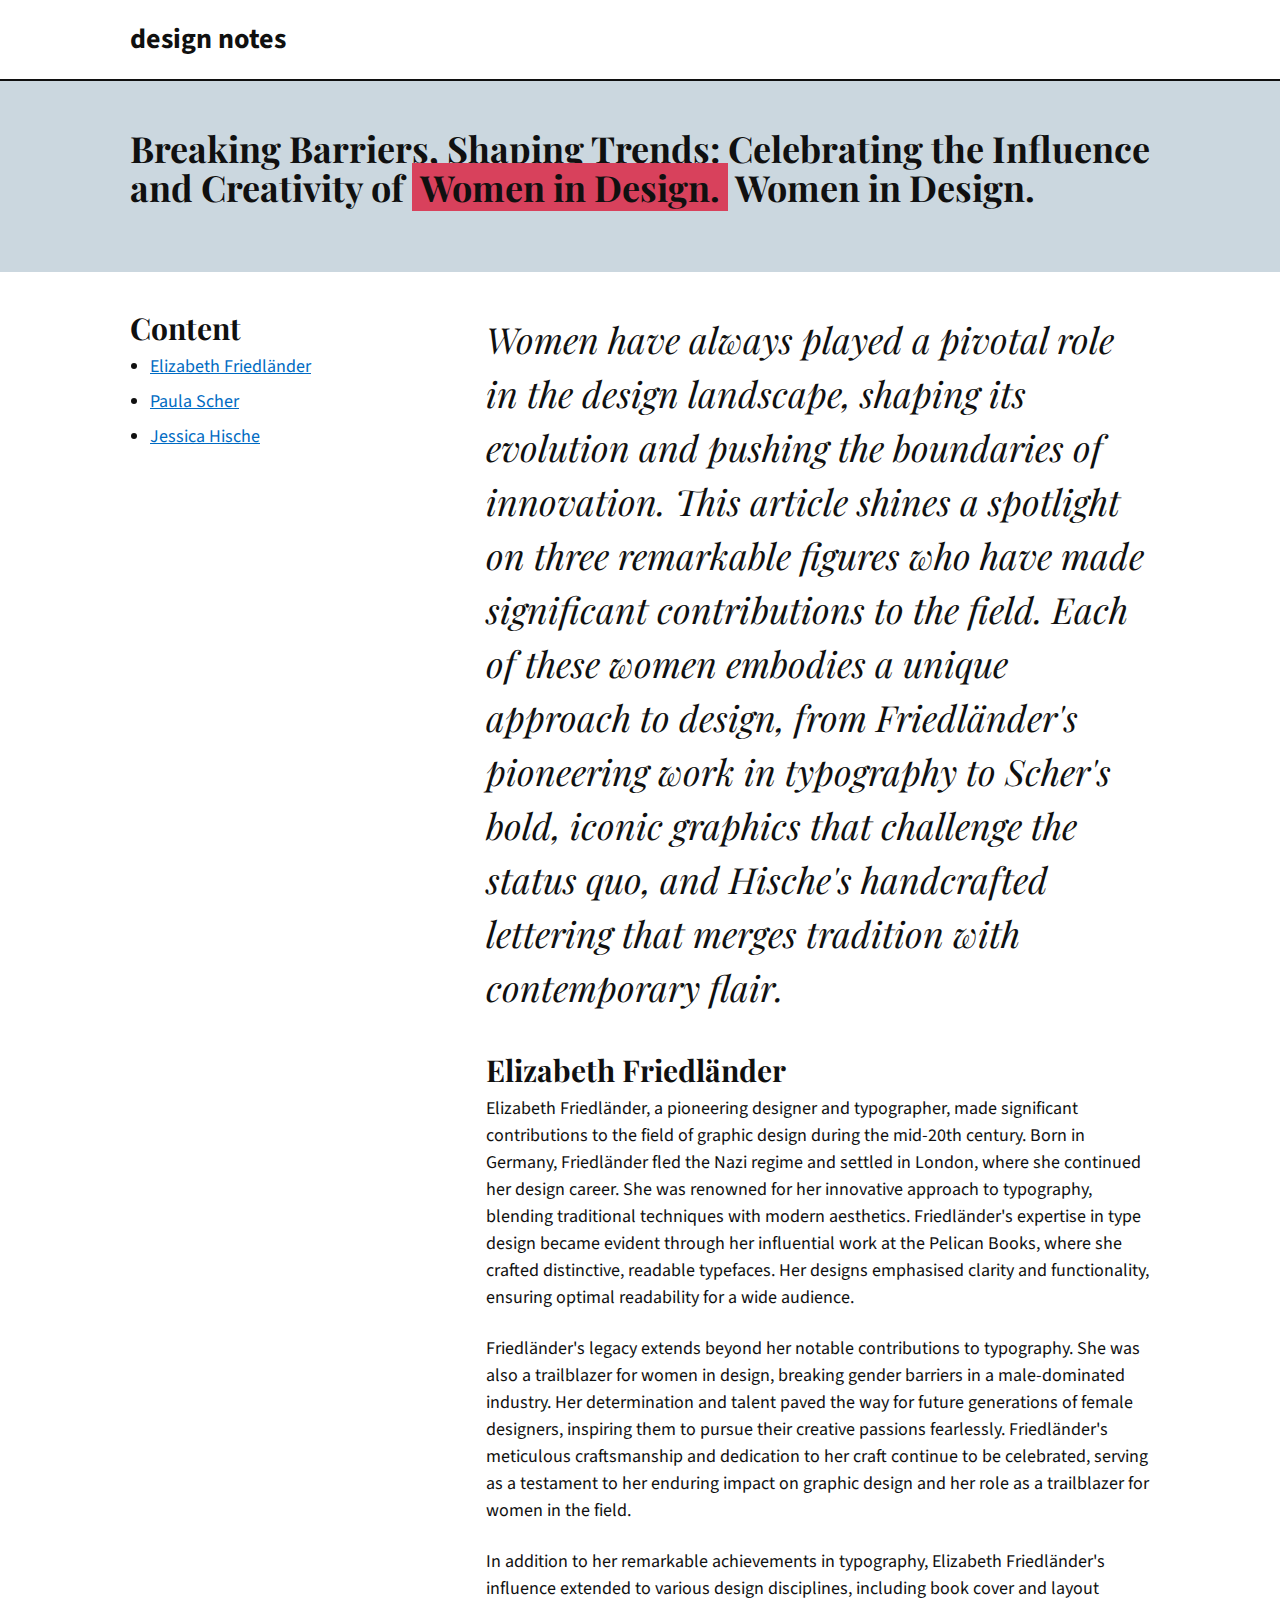
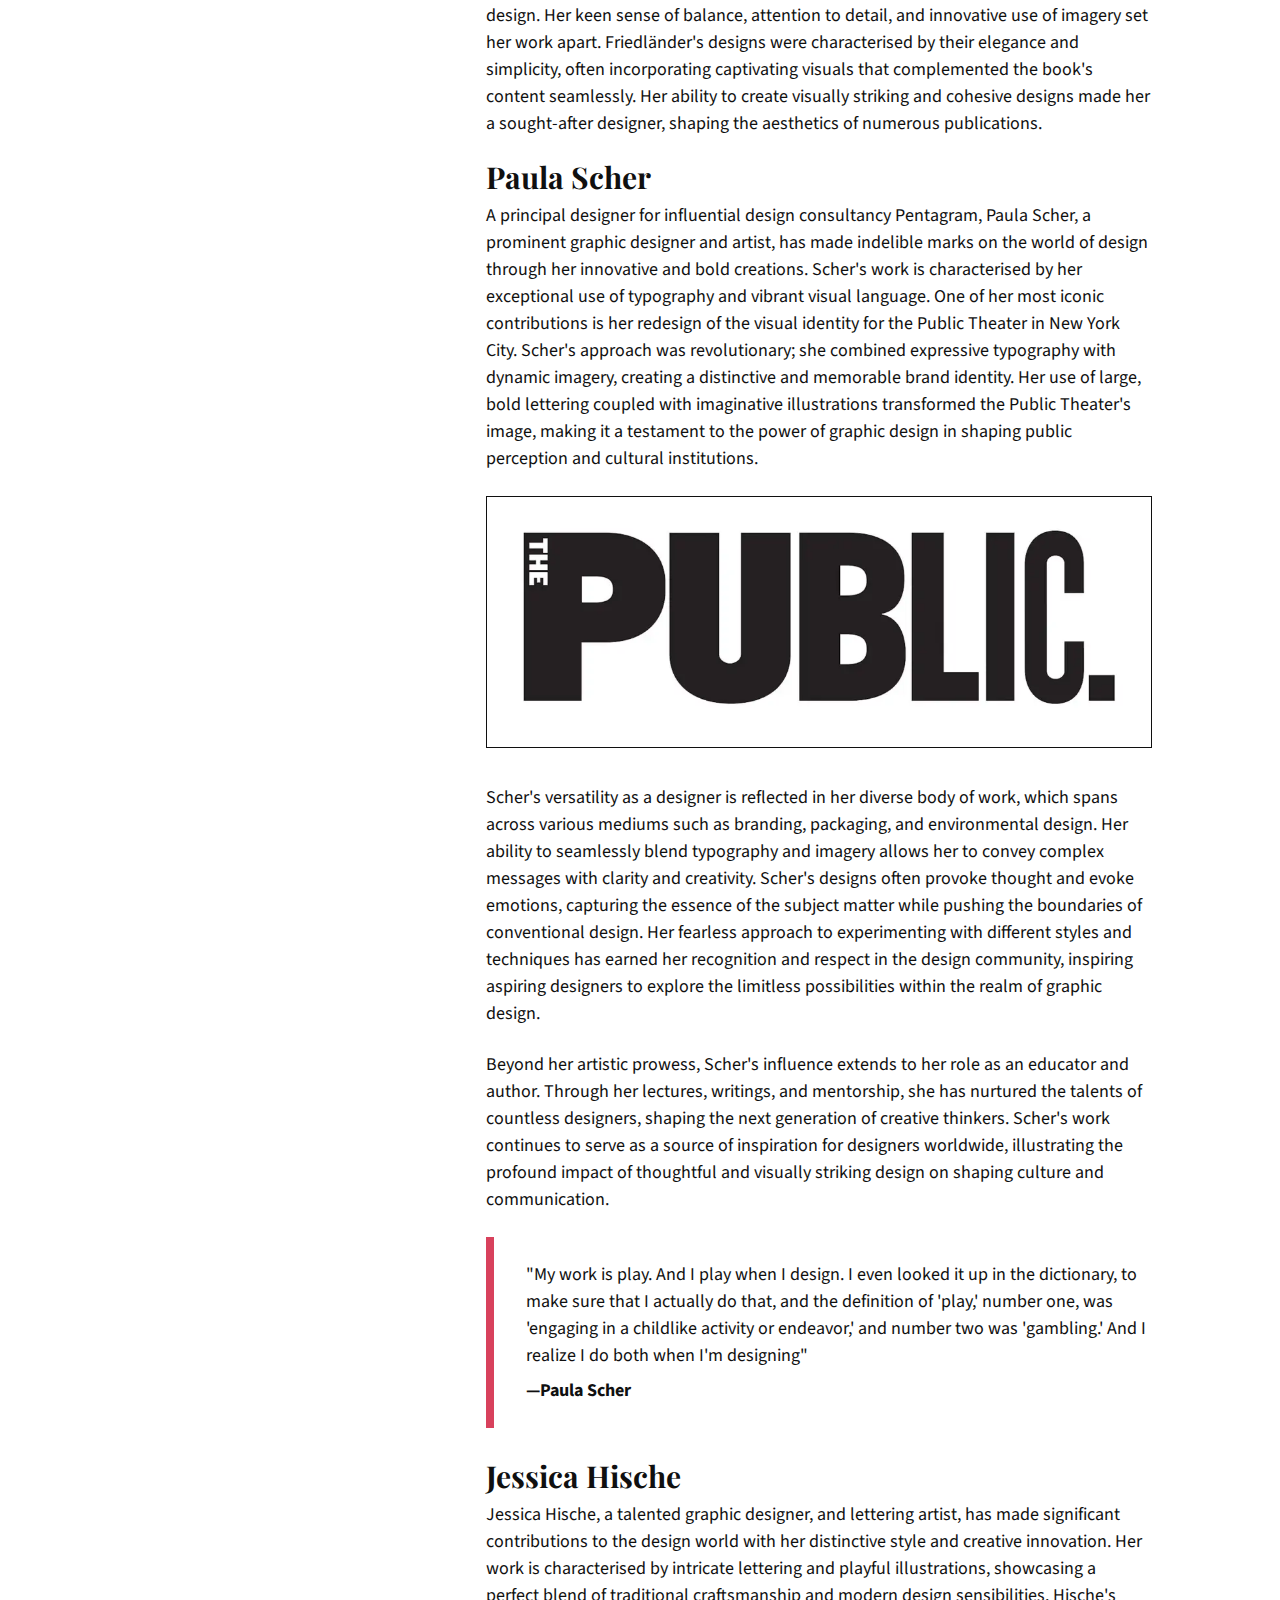
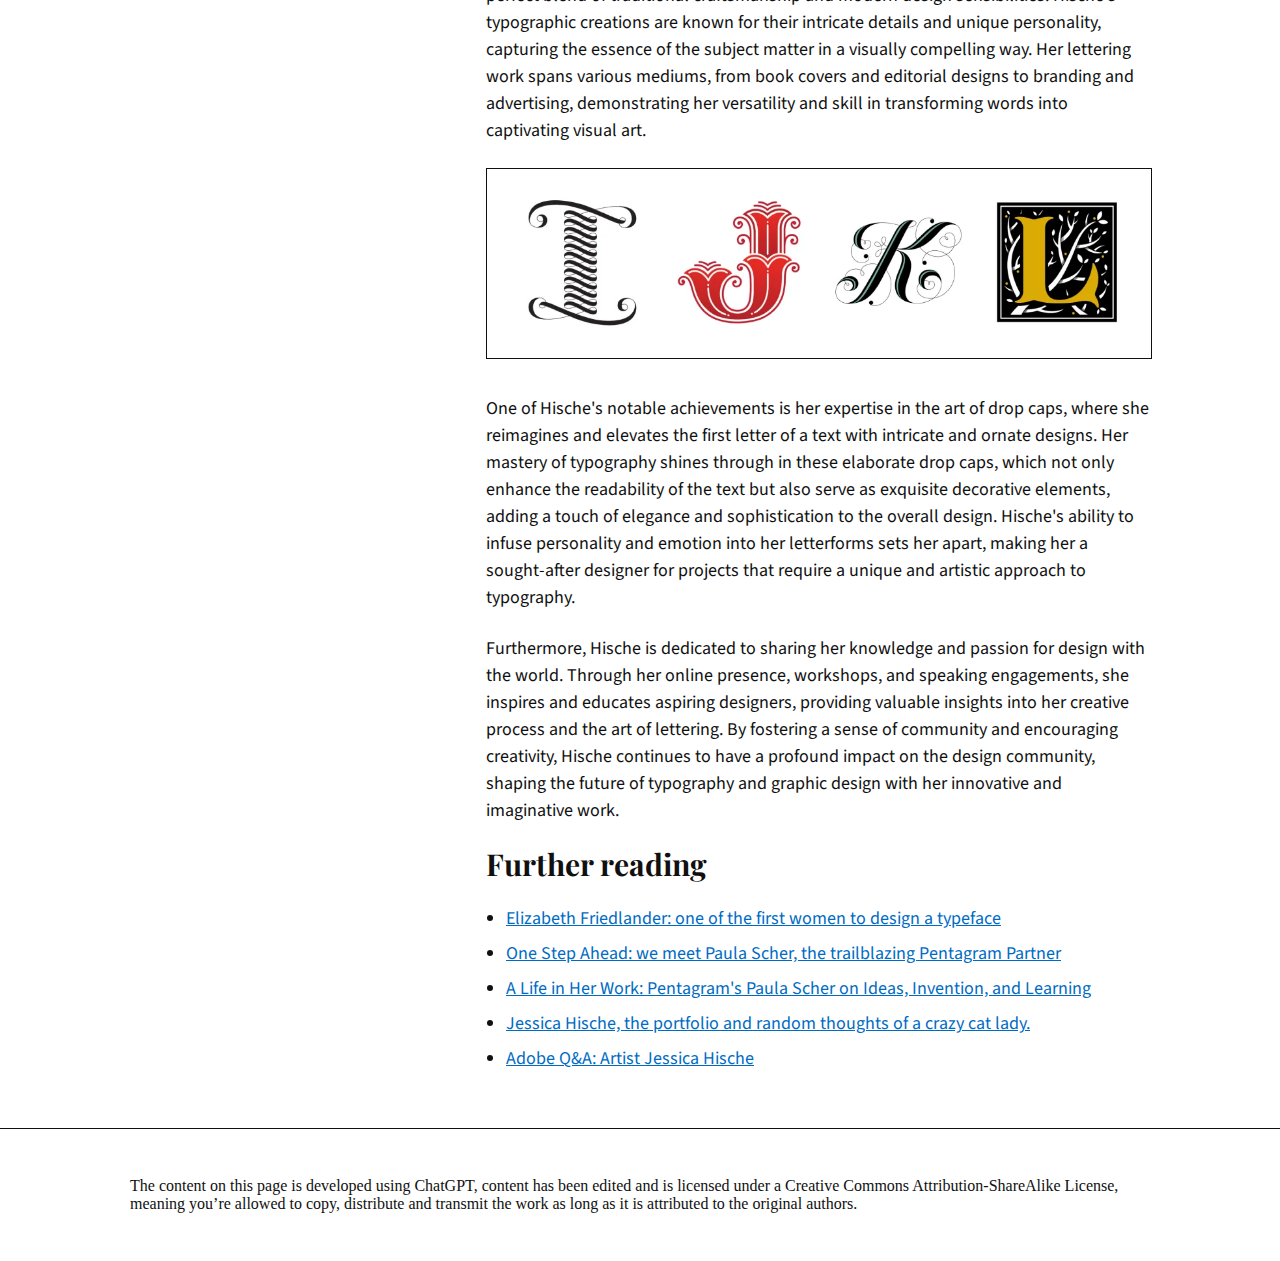
<file: index.html>
<!DOCTYPE html>
<html lang="en">
<head> 
    <link href="CSS/women.css" rel="stylesheet" type="text/css">
    
    <meta charset="UTF-8">
    <meta name="viewport" content="width=device-width, initial-scale=1.0">
    <title>women in design</title>

    <header>
        <div class="container">
        <p class="logo">design notes</p>
        </div>
        </header>
        
<div class="colour-block">
<div class="container">
    <h1>Breaking Barriers, Shaping Trends: Celebrating the Influence and Creativity of <span class="highlight">Women in Design.</span> Women in Design.</h1>
</div>
</div>

<div class="container grid">
<div class="grid-col-third">

    
        <h2>Content</h2>
        <ul>
        <li><a href="#Elizabeth">Elizabeth Friedländer</a></li>
        <li><a href="#Paula">Paula Scher</a></li>
        <li><a href="#Jessica">Jessica Hische</a></li>

      
        </ul>

    </div>
    <div class="grid-col-twoThirds">
        <p class=large>Women have always played a pivotal role in the design landscape, shaping its evolution and pushing the boundaries of innovation. This article shines a spotlight on three remarkable figures who have made significant contributions to the field. Each of these women embodies a unique approach to design, from Friedländer's pioneering work in typography to Scher's bold, iconic graphics that challenge the status quo, and Hische's handcrafted lettering that merges tradition with contemporary flair.</p> 
        
     
       <h2 id="Elizabeth">Elizabeth Friedländer</h2>
        
        <p>Elizabeth Friedländer, a pioneering designer and typographer, made significant contributions to the field of graphic design during the mid-20th century. Born in Germany, Friedländer fled the Nazi regime and settled in London, where she continued her design career. She was renowned for her innovative approach to typography, blending traditional techniques with modern aesthetics. Friedländer's expertise in type design became evident through her influential work at the Pelican Books, where she crafted distinctive, readable typefaces. Her designs emphasised clarity and functionality, ensuring optimal readability for a wide audience.</p>
        
       <p>Friedländer's legacy extends beyond her notable contributions to typography. She was also a trailblazer for women in design, breaking gender barriers in a male-dominated industry. Her determination and talent paved the way for future generations of female designers, inspiring them to pursue their creative passions fearlessly. Friedländer's meticulous craftsmanship and dedication to her craft continue to be celebrated, serving as a testament to her enduring impact on graphic design and her role as a trailblazer for women in the field.</p>
        
        <p>In addition to her remarkable achievements in typography, Elizabeth Friedländer's influence extended to various design disciplines, including book cover and layout design. Her keen sense of balance, attention to detail, and innovative use of imagery set her work apart. Friedländer's designs were characterised by their elegance and simplicity, often incorporating captivating visuals that complemented the book's content seamlessly. Her ability to create visually striking and cohesive designs made her a sought-after designer, shaping the aesthetics of numerous publications.</p>
        
        
        
       <h2 id="Paula">Paula Scher</h2>
        
        <p>A principal designer for influential design consultancy Pentagram, Paula Scher, a prominent graphic designer and artist, has made indelible marks on the world of design through her innovative and bold creations. Scher's work is characterised by her exceptional use of typography and vibrant visual language. One of her most iconic contributions is her redesign of the visual identity for the Public Theater in New York City. Scher's approach was revolutionary; she combined expressive typography with dynamic imagery, creating a distinctive and memorable brand identity. Her use of large, bold lettering coupled with imaginative illustrations transformed the Public Theater's image, making it a testament to the power of graphic design in shaping public perception and cultural institutions.</p>
        <img src="Images/scherimage.webp"alt="Paula Scher">

       <p>Scher's versatility as a designer is reflected in her diverse body of work, which spans across various mediums such as branding, packaging, and environmental design. Her ability to seamlessly blend typography and imagery allows her to convey complex messages with clarity and creativity. Scher's designs often provoke thought and evoke emotions, capturing the essence of the subject matter while pushing the boundaries of conventional design. Her fearless approach to experimenting with different styles and techniques has earned her recognition and respect in the design community, inspiring aspiring designers to explore the limitless possibilities within the realm of graphic design.</p>
        
        <p>Beyond her artistic prowess, Scher's influence extends to her role as an educator and author. Through her lectures, writings, and mentorship, she has nurtured the talents of countless designers, shaping the next generation of creative thinkers. Scher's work continues to serve as a source of inspiration for designers worldwide, illustrating the profound impact of thoughtful and visually striking design on shaping culture and communication.</p>

    <figure class="quote">
        <blockquote>
    <p>"My work is play. And I play when I design. I even looked it up in the dictionary, to make sure that I actually do that, and the definition of 'play,' number one, was 'engaging in a childlike activity or endeavor,' and number two was 'gambling.' And I realize I do both when I'm designing"</p>
        </blockquote>
        <figcaption> 
       <p>—Paula Scher</p>
    </figcaption>
    </figure>
        
        
        <h2 id="Jessica">Jessica Hische</h2>
        
        <p>Jessica Hische, a talented graphic designer, and lettering artist, has made significant contributions to the design world with her distinctive style and creative innovation. Her work is characterised by intricate lettering and playful illustrations, showcasing a perfect blend of traditional craftsmanship and modern design sensibilities. Hische's typographic creations are known for their intricate details and unique personality, capturing the essence of the subject matter in a visually compelling way. Her lettering work spans various mediums, from book covers and editorial designs to branding and advertising, demonstrating her versatility and skill in transforming words into captivating visual art.</p>
        <img src="Images/hischeimage.webp"alt="Jessica Hiche">
        <p>One of Hische's notable achievements is her expertise in the art of drop caps, where she reimagines and elevates the first letter of a text with intricate and ornate designs. Her mastery of typography shines through in these elaborate drop caps, which not only enhance the readability of the text but also serve as exquisite decorative elements, adding a touch of elegance and sophistication to the overall design. Hische's ability to infuse personality and emotion into her letterforms sets her apart, making her a sought-after designer for projects that require a unique and artistic approach to typography.</p>
        
        <p>Furthermore, Hische is dedicated to sharing her knowledge and passion for design with the world. Through her online presence, workshops, and speaking engagements, she inspires and educates aspiring designers, providing valuable insights into her creative process and the art of lettering. By fostering a sense of community and encouraging creativity, Hische continues to have a profound impact on the design community, shaping the future of typography and graphic design with her innovative and imaginative work.</p>
        
        
        
        <h2>Further reading</h2>
        
        <ul>
        <p>


        <li><a href="https://www.itsnicethat.com/features/elizabethfriedlander-graphicdesign-internationalwomensday-080318">Elizabeth Friedlander: one of the first women to design a typeface</a></li>
    
        <li><a href="https://www.itsnicethat.com/features/paula-scher-graphic-design-151117">One Step Ahead: we meet Paula Scher, the trailblazing Pentagram Partner</a></li>
        
        <li><a href="https://www.madamearchitect.org/interviews/2020/7/16/paula-scher">A Life in Her Work: Pentagram's Paula Scher on Ideas, Invention, and Learning</a></li>
        
        <li><a href="https://jessicahische.is/awesome">Jessica Hische, the portfolio and random thoughts of a crazy cat lady.</a></li>
        
        <li><a href="https://creativecloud.adobe.com/discover/article/q-and-a-artist-jessica-hische">Adobe Q&A: Artist Jessica Hische</a></li> 
        </ul>    
    </div>
        </div>
    
<footer>
    <p>
    <div class="container">
    The content on this page is developed using ChatGPT, content has been edited and is licensed under a Creative Commons Attribution-ShareAlike License, meaning you’re allowed to copy, distribute and transmit the work as long as it is attributed to the original authors.
</div>
</p> 

</footer>

</head>
<body>
    
</body>
</html>
</file>
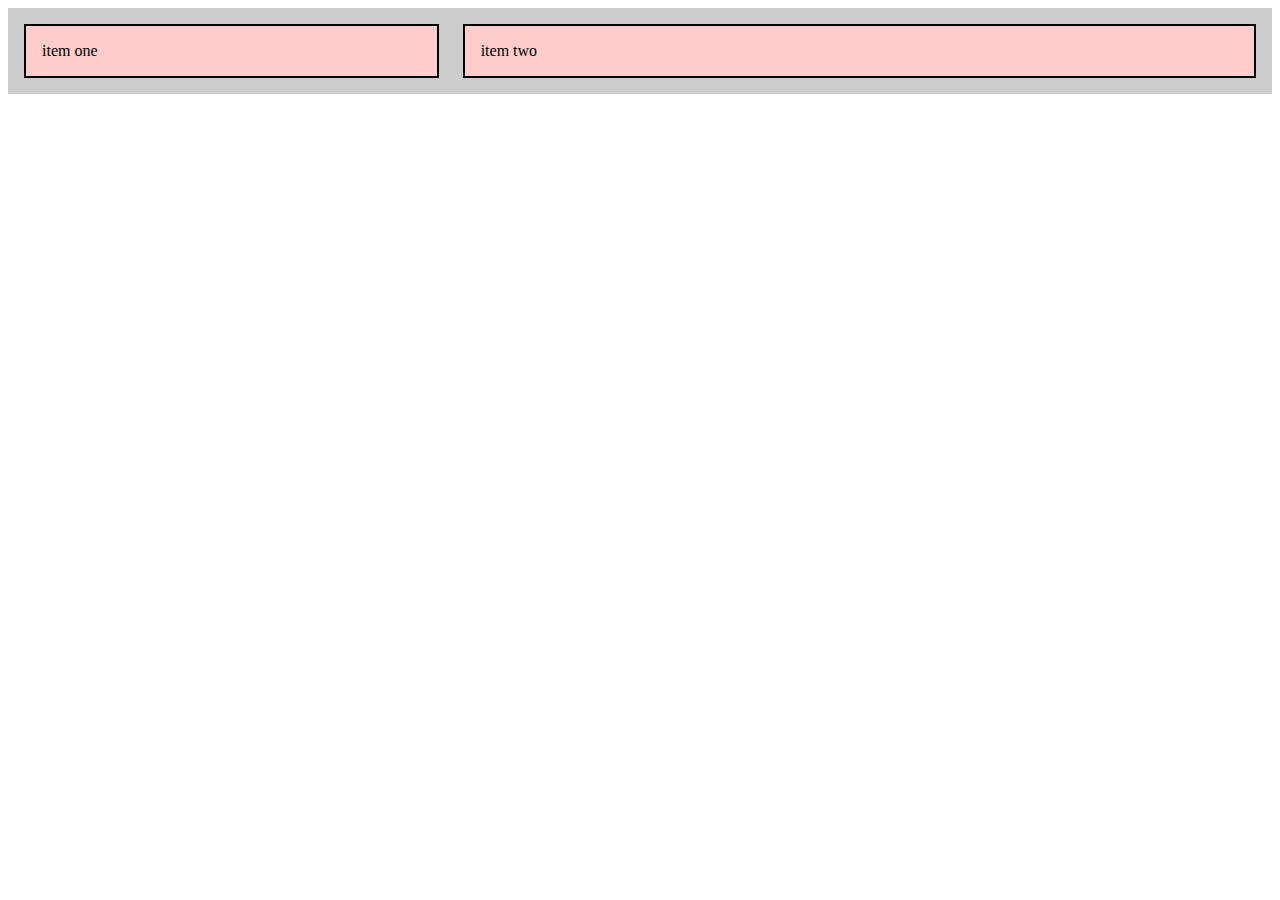
<file: flex-demo.html>
<!DOCTYPE html>
<html lang="en">
<head>
    <meta charset="UTF-8">
    <meta name="viewport" content="width=device-width, initial-scale=1.0">
    <title>Document</title>

<body>
    
</body>
</html>

<head>
<style>


.grid{
padding: 1rem;
background-color: #cccccc;
display: flex;
flex-direction: column;
flex-direction: row;
gap: 24px; 
}

p {
margin: 0;
padding: 1rem;
border:2px solid #000000;
background-color: #ffcccc;
}

p.third{
   flex-basis: 33.33%;
}

p.two{
    flex-basis: 66.66%
}


</style>

</head>
<body>

<div class="grid">

<p class="third">item one</p>
<p class="two">item two</p>

</div>
</body>
</file>
<file: CSS/women.css>
/* import fonts from google fonts */ 
@import url('https://fonts.googleapis.com/css2?family=Playfair+Display:ital,wght@0,400..900;1,400..900&family=Source+Sans+3:ital,wght@0,200..900;1,200..900&display=swap');
@import url('https://fonts.googleapis.com/css2?family=Playfair+Display:ital,wght@0,400..900;1,400..900&family=Source+Sans+3:ital,wght@0,200..900;1,200..900&display=swap');

/* css reset */

* {
    padding: 0;
    margin: 0;
    font-size:100%;
    line-height: lem;
}
 
/* default styles for whole page */
body {
    color:#101010;
    border-color: #101010;
    background-color: #ffffff;
}

/* content container to centre content */ 
.container {
    max-width: 1020px;
    margin: 0 auto 0 auto; 
}

/* default styling for headings */
h1,h2,h3,h4,h5,h6 {
    font-family: "Playfair Display", Georgia, 'Times New Roman', Times, serif;
    line-height: 1.1;
    font-weight: 700;
}
p.large {
    font-size: 4.25rem;
    margin-bottom: 2rem;
    }
    p{
    font-size: 1rem;
    margin-bottom: 1rem;
    }


/* specific styles */
h1 {
    font-size: 4.25rem;
    margin-bottom: 2rem;
}
h2 { 
    font-size: 2.25rem;
    margin-bottom: .5rem; 
}
h3 {
    font-size: 2rem;
    margin-bottom: 0.5rem;
}
h4 {
    font-size: 1.75rem;
    margin-bottom: 0.5rem;
}

/* Paragraphs */
p {
    font-family: "Source Sans 3", Arial, Helvetica, sans-serif;
    font-weight: 400;
    line-height: 1.5;
    font-size: 1.125rem;
    margin-bottom: 1.5rem;
    font-style: normal;
    }
    ul {
        margin-bottom: 1rem;
        }
        ul li {
        font-size: 1rem;
        margin-bottom: .5rem;
        }
    
    
    /*paragraph large */
p.large {
    font-family: "Playfair Display", Georgia, 'Times New Roman', Times,
    serif;
    font-weight: 400;
    font-style: italic;
    line-height: 1.5;
    font-size: 2.25rem;
    margin-bottom: 2.5rem;
    }

    /*list styles*/

    ul {
        list-style: disc outside;
        margin-bottom: 1.5rem;
        margin-left: 1.25rem;
        }
        ul li {
        font-family: "Source Sans 3", Arial, Helvetica, sans-serif;
        font-weight: 400;
        line-height: 1.5;
        font-size: 1.125rem;
        margin-bottom: .5rem;
        }
        header p.logo{
            font-size:1.25rem;
            }
            .colour-block{
            padding:2rem 0;
            margin-bottom:2rem;
            }
        
        
       
        /* hyperlinks */

a {
    font-family:inherit;
    font-size:inherit;
    line-height: inherit;
    color: #006bc3;
    }
    
    a:hover {
        color:#00447B;
        }
        a:visited {
        color:#6935d2;
        }
        
        /* images*/
img {
    max-width: 1020px;
    width:100%;
    height:auto;
    border:1px solid #101010;
    margin-bottom: 2rem;
    }

      /*blockquote*/
figure.quote {
    border-left: 8px solid #D8415C;
    padding:1.5rem 0 1.5rem 2rem;
    margin-bottom: 2rem;
    }
    
    figure.quote p{
        margin-bottom:0;
        }
        figure.quote blockquote {
        margin-bottom:.5rem;
        }
        figure.quote figcaption p{
        font-weight:700;
        }
        
        footer {
            padding: 1.5rem 0 1.5rem 0;
            margin-top:2rem;
            border-top:1px solid #101010;
            }
        
            main{
                margin-bottom: 2.5rem;
                }

                header{
                    border-bottom:2px solid #101010;
                    padding:1.5rem 0;
                    }
                    header p.logo{
                    font-weight: 700;
                    margin-bottom:0;
                    font-size:1.75rem;
                    line-height: 1.1;
                    }
                    
                    .colour-block{
                        padding:3rem 0 3rem 0;
                        background-color:#CBD7DF;
                        margin-bottom:2.5rem;
                        }
                        
                        .highlight {
                            background-color: #D8415C;
                            padding:0 0.5rem;
                            }
                            
/*css grids*/
.grid {
    display: flex;
    gap:24px;
    flex-direction: row;
    }

    /* CSS grids column widths */
.grid-col-third {
    flex-basis: 33.33%;
    }
    .grid-col-twoThirds {
    flex-basis: 66.66%;
    }


   /* media queries */
@media only screen and (max-width:1068px) {
    .container {
    margin: 0 24px 0 24px;
    }
    }
    @media only screen and (max-width: 768px) {
        .grid {
            flex-direction: column;
        }
    }
    @media only screen and (max-width: 600px) {
    .container {
    margin: 0 16px 0 16px;
    }
    }
                 
    h1{
        font-size: 2.25rem;
        margin-bottom: 1rem;
        }
        h2{
        font-size: 1.875rem;
        }
        h3{
        font-size: 1.5rem;
        }
        h4{
        font-size: 1.25rem;
        }
</file>
